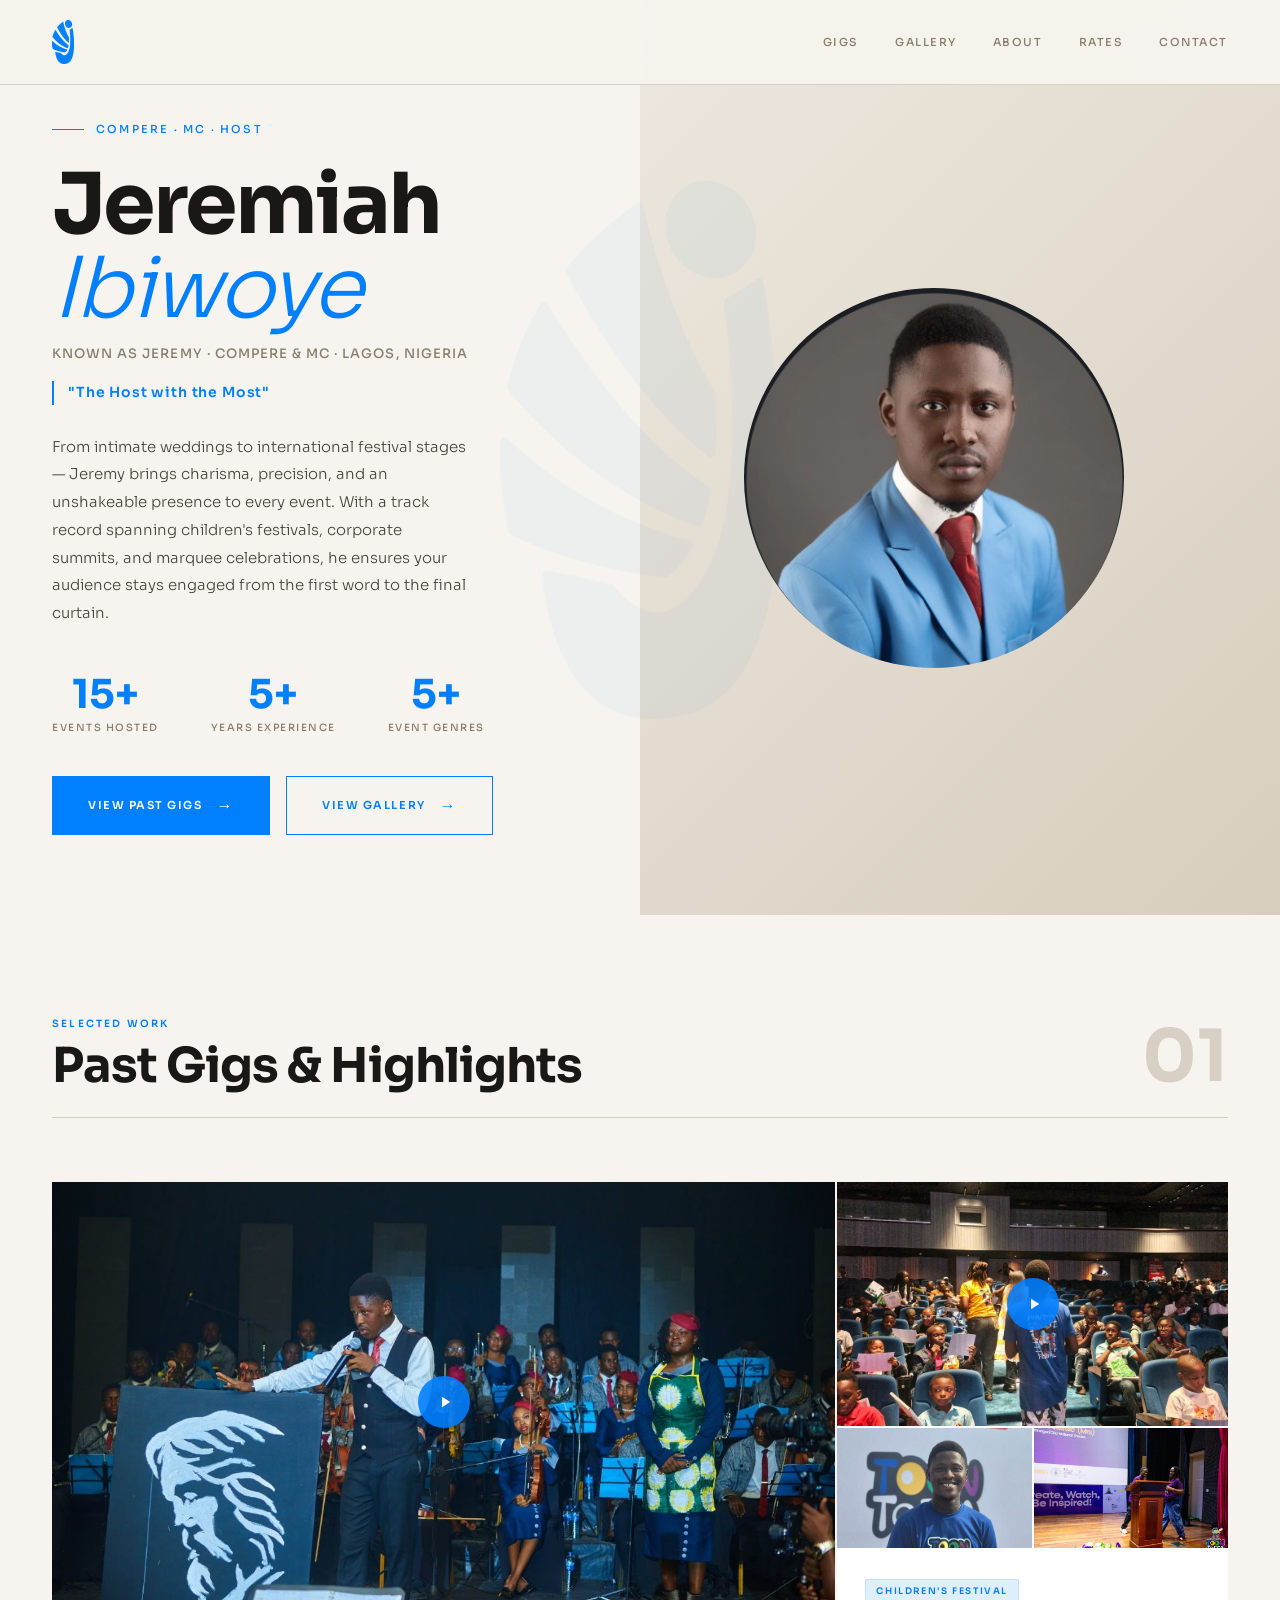
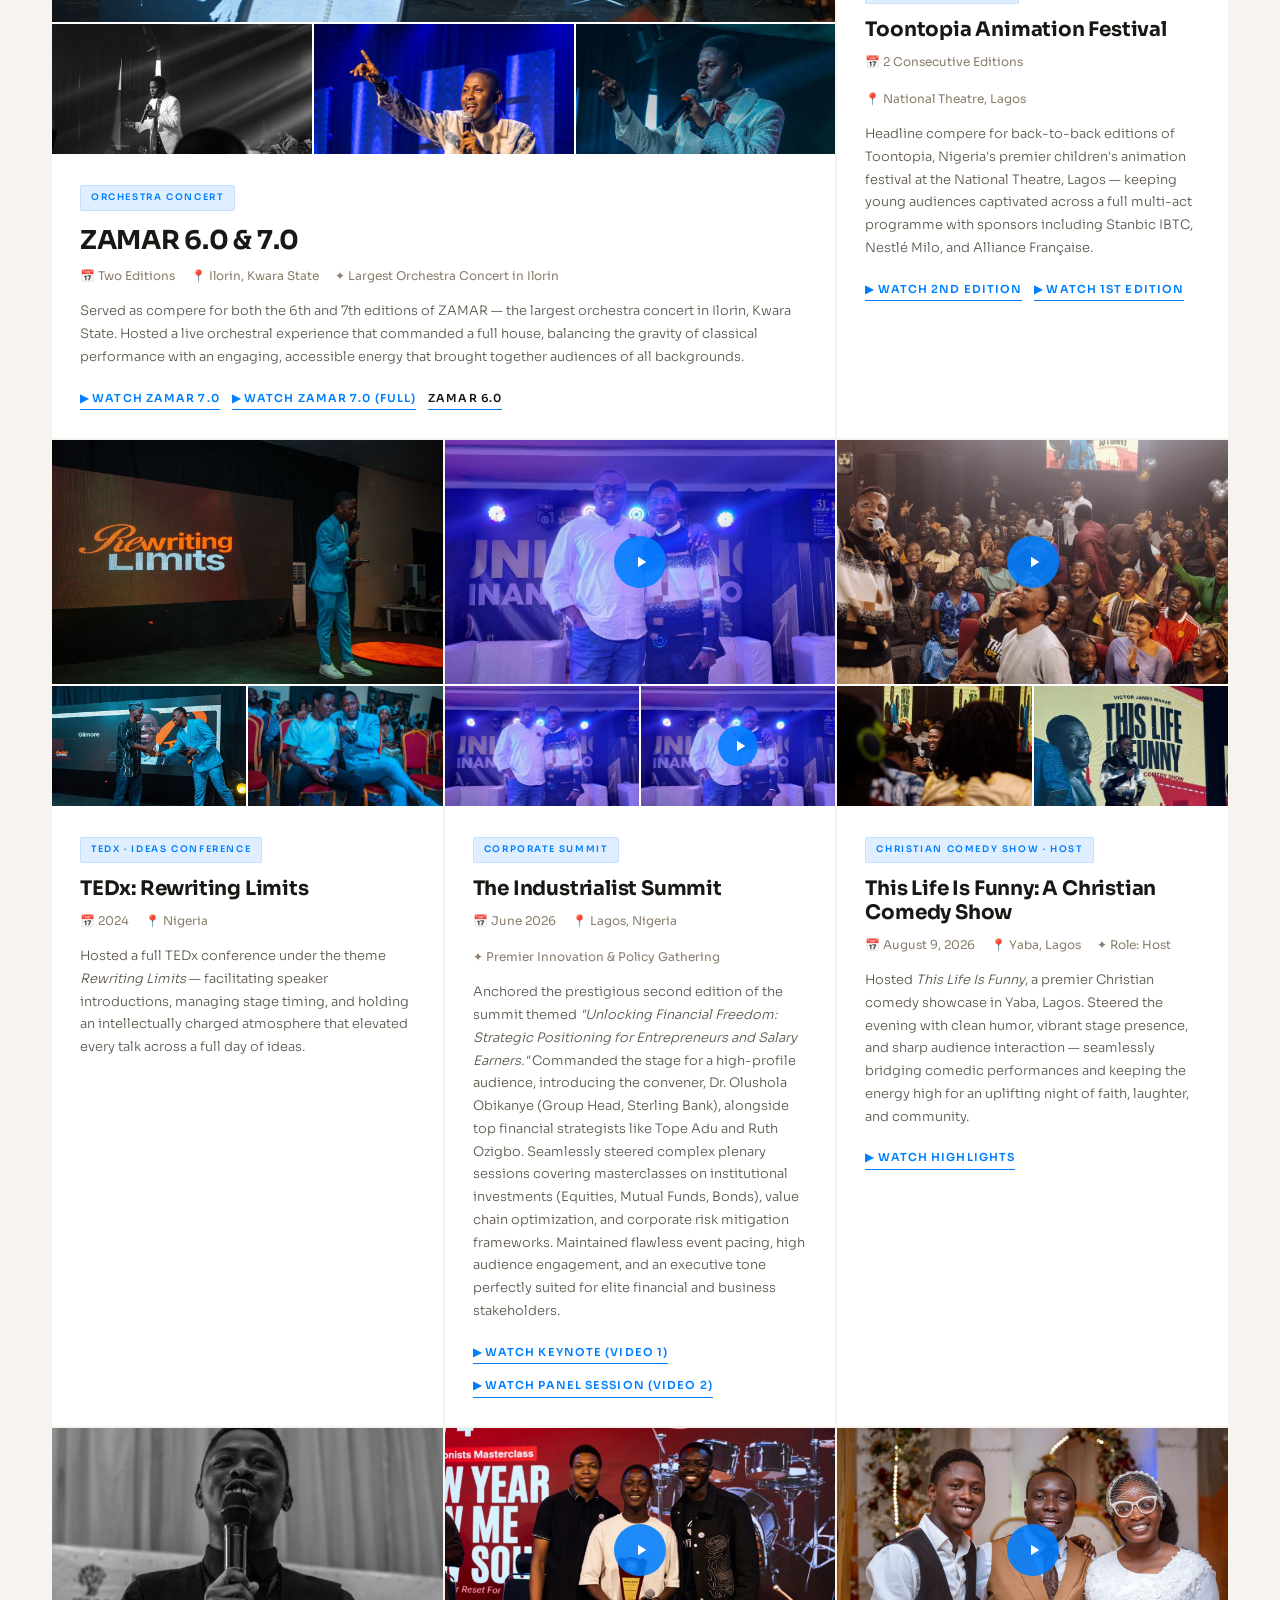
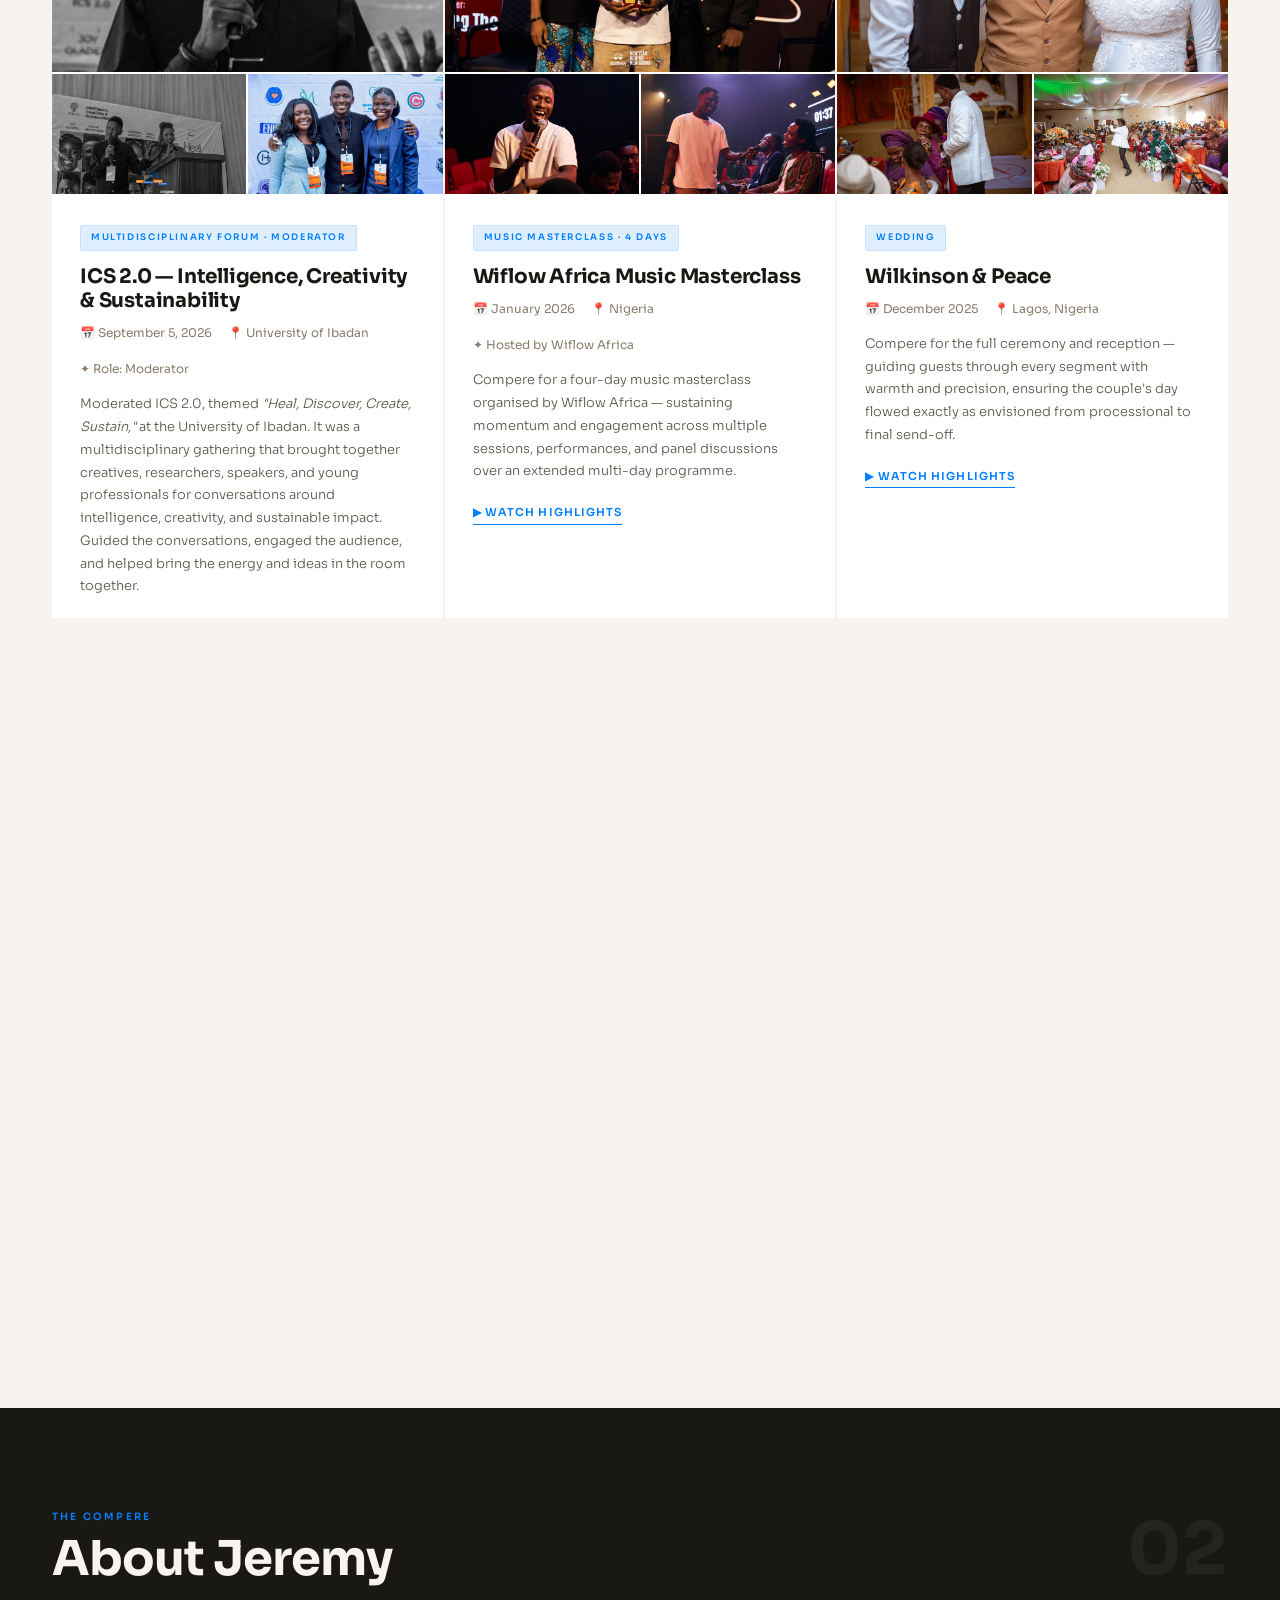
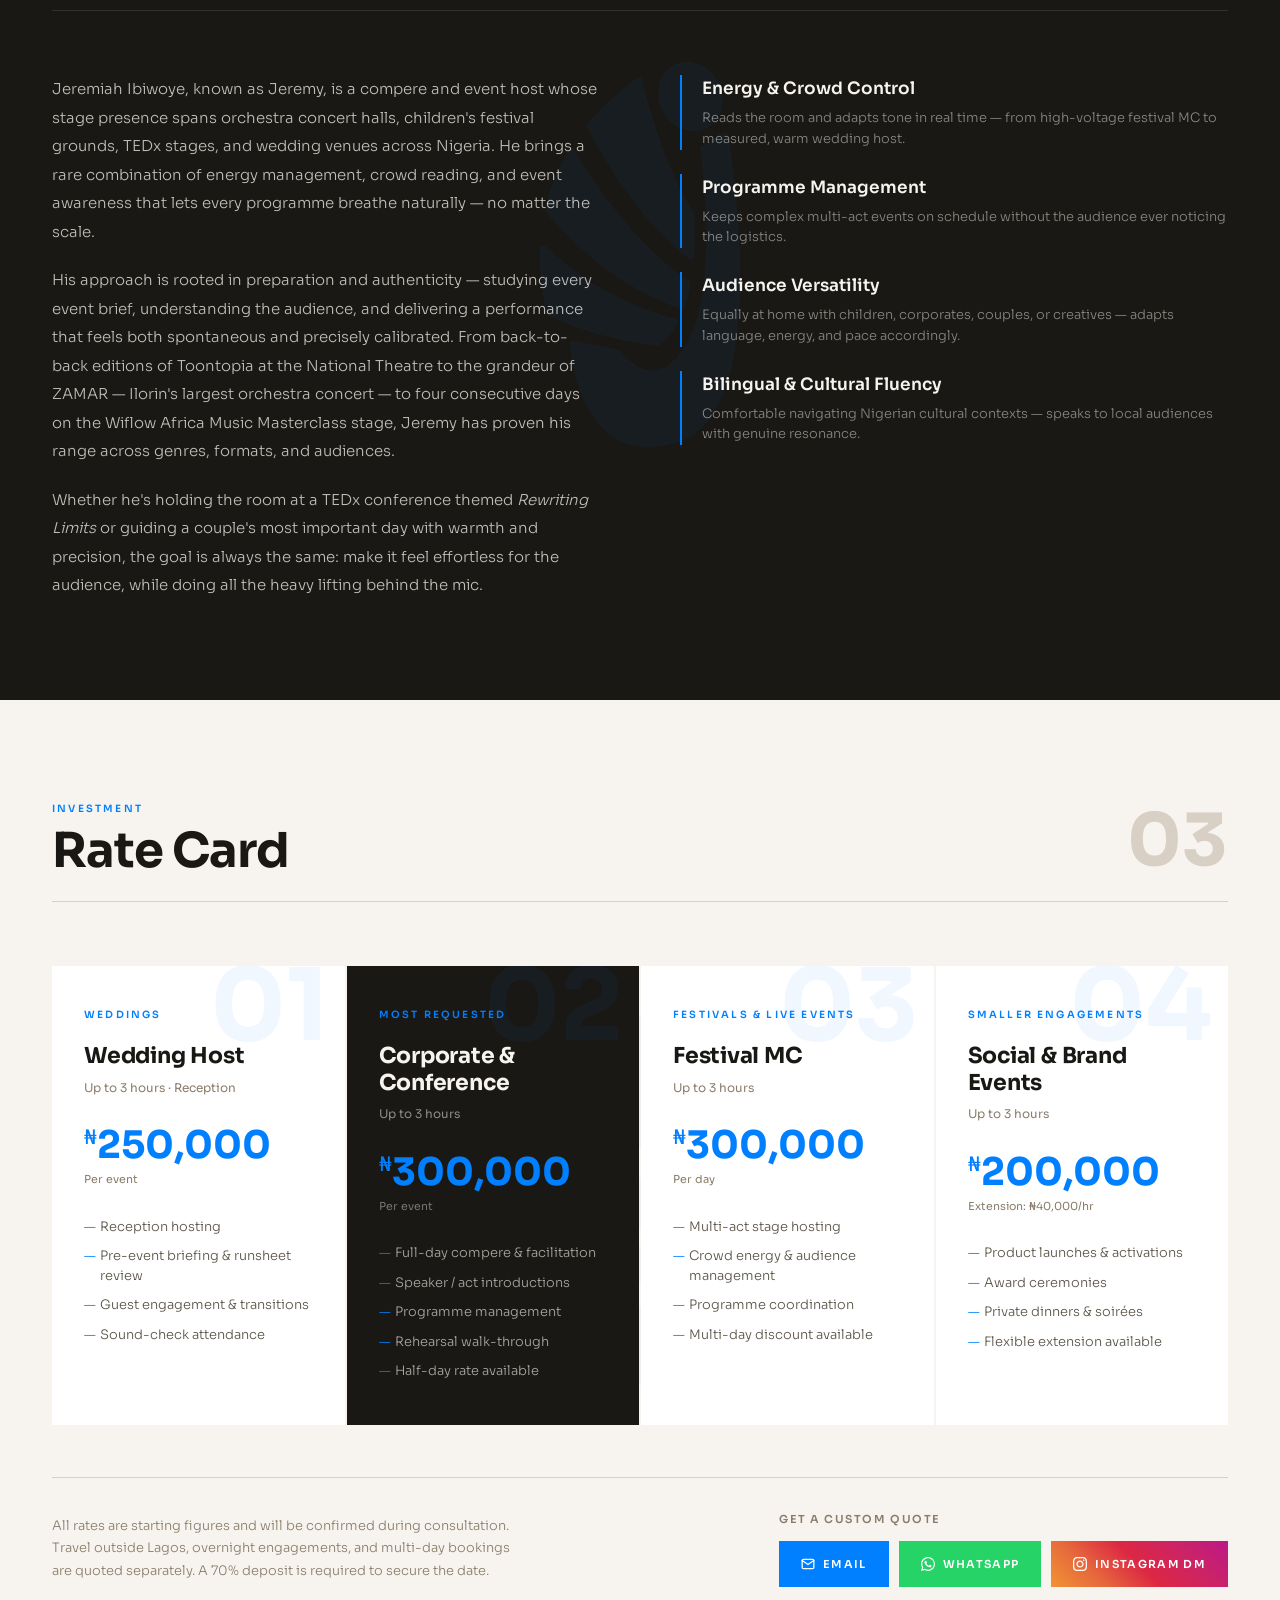
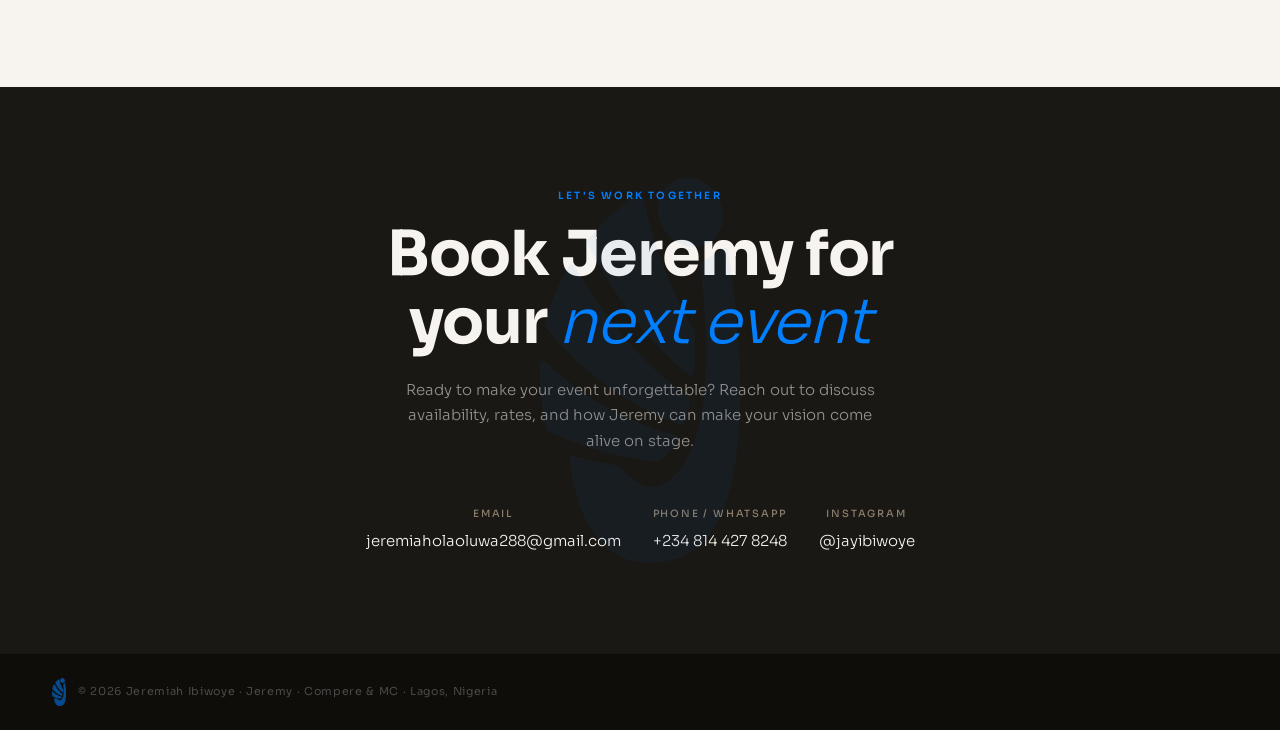
<file: index.html>
<!DOCTYPE html>
<html lang="en">
<head>
  <meta charset="UTF-8">
  <meta name="viewport" content="width=device-width, initial-scale=1.0">
  <meta name="description" content="Jeremiah Ibiwoye (Jeremy) — Professional Compere, Master of Ceremonies, and Host based in Lagos, Nigeria. Booking for corporate summits, wedding receptions, and live festivals.">
  <meta name="author" content="Jeremiah Ibiwoye">
  <title>Jeremy — Compere & MC | Professional Event Host</title>
  
  <!-- Favicon -->
  <link rel="icon" type="image/png" href="assets/logo.png">

  <!-- Open Graph (Facebook, WhatsApp, LinkedIn, etc.) -->
  <meta property="og:title" content="Jeremy — Compere & MC | Professional Event Host">
  <meta property="og:description" content="Jeremiah Ibiwoye (Jeremy) — Professional Compere, Master of Ceremonies, and Host based in Lagos, Nigeria. Booking for corporate summits, wedding receptions, and live festivals.">
  <meta property="og:image" content="assets/headshot.jpg">
  <meta property="og:type" content="website">

  <!-- Twitter Card -->
  <meta name="twitter:card" content="summary_large_image">
  <meta name="twitter:title" content="Jeremy — Compere & MC | Professional Event Host">
  <meta name="twitter:description" content="Professional Compere, MC & Event Host based in Lagos, Nigeria.">
  <meta name="twitter:image" content="assets/headshot.jpg">

  <!-- Modern Typography (Sora from Google Fonts) -->
  <link rel="preconnect" href="https://fonts.googleapis.com">
  <link rel="preconnect" href="https://fonts.gstatic.com" crossorigin>
  <link href="https://fonts.googleapis.com/css2?family=Sora:wght@300;400;500;600;700&display=swap" rel="stylesheet">
  
  <!-- Modular external CSS stylesheet -->
  <link href="css/style.css" rel="stylesheet">
  
  <!-- Modular external JavaScript (deferred) -->
  <script src="js/script.js" defer></script>
</head>
<body>

  <!-- NAVIGATION -->
  <header>
    <nav>
      <a class="nav-logo" href="#" style="display:flex;align-items:center;">
        <img src="assets/logo.png" alt="Jeremy Logo" style="height:44px;width:auto;display:block;">
      </a>
      <div class="nav-links">
        <a href="#gigs">Gigs</a>
        <a href="gallery.html">Gallery</a>
        <a href="#about">About</a>
        <a href="#rates">Rates</a>
        <a href="#contact">Contact</a>
      </div>
    </nav>
  </header>

  <main>
    <!-- HERO SECTION -->
    <section class="hero">
      <div class="hero-text fade-up">
        <div class="hero-eyebrow">Compere · MC · Host</div>
        <h1>Jeremiah<br><em>Ibiwoye</em></h1>
        <p class="hero-subtitle">Known as Jeremy · Compere & MC · Lagos, Nigeria</p>
        <p class="hero-tagline">"The Host with the Most"</p>
        <p class="hero-bio">
          From intimate weddings to international festival stages — Jeremy brings charisma, precision, and an unshakeable presence to every event. With a track record spanning children's festivals, corporate summits, and marquee celebrations, he ensures your audience stays engaged from the first word to the final curtain.
        </p>

        <!-- Stats nested inside hero-text to flow naturally and avoid overlap -->
        <div class="hero-stats fade-up" style="transition-delay:0.3s">
          <div class="stat-item">
            <div class="stat-num">15+</div>
            <div class="stat-label">Events Hosted</div>
          </div>
          <div class="stat-item">
            <div class="stat-num">5+</div>
            <div class="stat-label">Years Experience</div>
          </div>
          <div class="stat-item">
            <div class="stat-num">5+</div>
            <div class="stat-label">Event Genres</div>
          </div>
        </div>

        <div class="hero-buttons">
          <a href="#gigs" class="hero-cta">View Past Gigs <span class="arrow">→</span></a>
          <a href="gallery.html" class="hero-cta-secondary">View Gallery <span class="arrow">→</span></a>
        </div>
      </div>

      <div class="hero-image-wrap fade-up" style="transition-delay:0.2s">
        <div class="hero-photo-frame">
          <img src="assets/headshot.jpg" alt="Jeremy Ibiwoye — Compere & MC">
        </div>
      </div>
    </section>

    <!-- FLOATING BG PAGE WATERMARK -->
    <div class="page-watermark">
      <img src="assets/watermark.png" alt="Jeremy Personal Logo Watermark" style="width: 280px; height: auto; display: block;">
    </div>

    <!-- GIGS SECTION -->
    <section id="gigs">
      <div class="section-wm" style="opacity:0.045;">
        <img src="assets/watermark.png" alt="" style="width:200px;height:auto;display:block;">
      </div>
      <div class="section-header fade-up">
        <div class="section-title-block">
          <p class="section-eyebrow">Selected Work</p>
          <h2 class="section-title">Past Gigs &amp; Highlights</h2>
        </div>
        <div class="section-number">01</div>
      </div>

      <div class="gigs-grid">

        <!-- GIG 1 (Featured: ZAMAR) -->
        <div class="gig-card featured fade-up">
          <div class="gig-media" id="media-zamar">
            <img src="assets/zamar-main.jpg" alt="Jeremy at ZAMAR 7.0 — red LED panels, full orchestra stage">
            <button class="gig-video-btn" data-video="https://www.youtube.com/embed/hGj8Z8P78Vo?autoplay=1" title="Watch ZAMAR 7.0 highlight">
              <svg viewBox="0 0 24 24"><path d="M8 5v14l11-7z"/></svg>
            </button>
          </div>

          <!-- ZAMAR gallery strip -->
          <div style="display:flex;gap:2px;margin-top:2px;">
            <img src="assets/image_4.jpg" alt="Jeremy at ZAMAR 6.0 — spotlight" style="width:33.33%;height:130px;object-fit:cover;object-position:center top;display:block;">
            <img src="assets/image_11.jpg" alt="Jeremy at ZAMAR 6.0 — white jacket pointing" style="width:33.33%;height:130px;object-fit:cover;object-position:center 22%;display:block;">
            <img src="assets/image_6.jpg" alt="Jeremy at ZAMAR 6.0 — podium with orchestra" style="width:33.33%;height:130px;object-fit:cover;object-position:center 35%;display:block;">
          </div>
          <div class="gig-body">
            <span class="gig-tag">Orchestra Concert</span>
            <h3 class="gig-title">ZAMAR 6.0 &amp; 7.0</h3>
            <div class="gig-meta">
              <span>📅 Two Editions</span>
              <span>📍 Ilorin, Kwara State</span>
              <span>✦ Largest Orchestra Concert in Ilorin</span>
            </div>
            <p class="gig-desc">
              Served as compere for both the 6th and 7th editions of ZAMAR — the largest orchestra concert in Ilorin, Kwara State. Hosted a live orchestral experience that commanded a full house, balancing the gravity of classical performance with an engaging, accessible energy that brought together audiences of all backgrounds.
            </p>
          </div>
          <div class="gig-links">
            <a href="https://www.youtube.com/live/hGj8Z8P78Vo?si=hBh2ZDb9lhfs1rB1" target="_blank" class="gig-link video">Watch ZAMAR 7.0</a>
            <a href="https://www.youtube.com/live/kL_ieHZ8fB8?si=yVs4TtfLLsvd_P3O" target="_blank" class="gig-link video">Watch ZAMAR 7.0 (Full)</a>
            <a href="https://www.youtube.com/live/2iFH12JFcgs?si=xg_fO-B3sNZ7NlHU" target="_blank" class="gig-link">ZAMAR 6.0</a>
          </div>
        </div>

        <!-- GIG 2 (TOONTOPIA) -->
        <div class="gig-card fade-up" style="transition-delay:0.1s">
          <div class="gig-media" id="media-toontopia" style="background: linear-gradient(135deg, #2A1F3D 0%, #4A3860 100%);">
            <img src="assets/toontopia-main.jpg" alt="Jeremy at Toontopia 1st Edition — arms wide, big smile on stage, purple tee">
            <button class="gig-video-btn" data-video="https://www.instagram.com/reel/DY17t7UgP6P/embed/" title="Watch Toontopia 2nd Edition highlight">
              <svg viewBox="0 0 24 24"><path d="M8 5v14l11-7z"/></svg>
            </button>
          </div>
          <!-- Toontopia gallery strip -->
          <div style="display:flex;gap:2px;margin-top:2px;">
            <img src="assets/image_8.jpg" alt="Jeremy at Toontopia 2nd Edition — blue tee thumbs up" style="width:50%;height:120px;object-fit:cover;object-position:center;display:block;">
            <img src="assets/image_9.jpg" alt="Jeremy at Toontopia 1st Edition — purple tee at podium" style="width:50%;height:120px;object-fit:cover;object-position:center top;display:block;">
          </div>
          <div class="gig-body">
            <span class="gig-tag">Children's Festival</span>
            <h3 class="gig-title">Toontopia Animation Festival</h3>
            <div class="gig-meta">
              <span>📅 2 Consecutive Editions</span>
              <span>📍 National Theatre, Lagos</span>
            </div>
            <p class="gig-desc">
              Headline compere for back-to-back editions of Toontopia, Nigeria's premier children's animation festival at the National Theatre, Lagos — keeping young audiences captivated across a full multi-act programme with sponsors including Stanbic IBTC, Nestlé Milo, and Alliance Française.
            </p>
          </div>
          <div class="gig-links">
            <a href="https://www.instagram.com/reel/DY17t7UgP6P/?igsh=c2QzeTBtcWYwcmVs" target="_blank" class="gig-link video">Watch 2nd Edition</a>
            <a href="https://youtu.be/CjboWgFmcUo?si=iEuy_in5gQ2pt_b_" target="_blank" class="gig-link video">Watch 1st Edition</a>
          </div>
        </div>

        <!-- GIG 3 (TEDx) -->
        <div class="gig-card fade-up" style="transition-delay:0.15s">
          <div class="gig-media" id="media-tedx" style="background: linear-gradient(135deg, #1A0A0A 0%, #3A1A1A 100%);">
            <img src="assets/tedx-main.jpg" alt="Jeremy at TEDx Rewriting Limits — blue suit, large Rewriting Limits projection">
          </div>
          <!-- TEDx gallery strip -->
          <div style="display:flex;gap:2px;margin-top:2px;">
            <img src="assets/image_5.jpg" alt="Jeremy at TEDx — introducing speaker Gilmore" style="width:50%;height:120px;object-fit:cover;object-position:center top;display:block;">
            <img src="assets/image_10.jpg" alt="Jeremy at TEDx — blue suit, Rewriting Limits screen" style="width:50%;height:120px;object-fit:cover;object-position:center 20%;display:block;">
          </div>
          <div class="gig-body">
            <span class="gig-tag">TEDx · Ideas Conference</span>
            <h3 class="gig-title">TEDx: Rewriting Limits</h3>
            <div class="gig-meta">
              <span>📅 2024</span>
              <span>📍 Nigeria</span>
            </div>
            <p class="gig-desc">
              Hosted a full TEDx conference under the theme <em>Rewriting Limits</em> — facilitating speaker introductions, managing stage timing, and holding an intellectually charged atmosphere that elevated every talk across a full day of ideas.
            </p>
          </div>
        </div>

        <!-- GIG (THE INDUSTRIALIST SUMMIT) -->
        <div class="gig-card fade-up" style="transition-delay:0.18s">
          <div class="gig-media" id="media-industrialist" style="background: linear-gradient(135deg, #1C2833 0%, #283747 100%); position:relative;">
            <img src="assets/photo_1_2026-08-15_14-49-01.jpg" alt="Jeremy hosting The Industrialist Summit in Lagos" style="object-position:center 40%;">
            <button class="gig-video-btn" data-video="https://drive.google.com/file/d/1jdGag4-b7C1qdmcodSs4J5IYfLya44Wz/preview" title="Watch Keynote Highlight (Video 1)">
              <svg viewBox="0 0 24 24"><path d="M8 5v14l11-7z"/></svg>
            </button>
          </div>
          <!-- Industrialist Summit media strip -->
          <div style="display:flex;gap:2px;margin-top:2px;">
            <img src="assets/photo_1_2026-08-15_14-49-01.jpg" alt="Jeremy at The Industrialist Summit" style="width:50%;height:120px;object-fit:cover;object-position:center 40%;display:block;">
            <div style="width:50%;height:120px;position:relative;overflow:hidden;">
              <img src="assets/photo_1_2026-08-15_14-49-01.jpg" alt="Video 2 Preview - The Industrialist Summit" style="width:100%;height:100%;object-fit:cover;object-position:center 40%;display:block;">
              <button class="gig-video-btn" data-video="https://drive.google.com/file/d/1enfMvcNo74zRxFI42wx1PbI4iWC6W-9Q/preview" title="Watch Panel Session (Video 2)" style="width:40px;height:40px;position:absolute;top:50%;left:50%;transform:translate(-50%,-50%);margin:0;">
                <svg viewBox="0 0 24 24"><path d="M8 5v14l11-7z"/></svg>
              </button>
            </div>
          </div>
          <div class="gig-body">
            <span class="gig-tag">Corporate Summit</span>
            <h3 class="gig-title">The Industrialist Summit</h3>
            <div class="gig-meta">
              <span>📅 June 2026</span>
              <span>📍 Lagos, Nigeria</span>
              <span>✦ Premier Innovation &amp; Policy Gathering</span>
            </div>
            <p class="gig-desc">
              Anchored the prestigious second edition of the summit themed <em>"Unlocking Financial Freedom: Strategic Positioning for Entrepreneurs and Salary Earners."</em> Commanded the stage for a high-profile audience, introducing the convener, Dr. Olushola Obikanye (Group Head, Sterling Bank), alongside top financial strategists like Tope Adu and Ruth Ozigbo. Seamlessly steered complex plenary sessions covering masterclasses on institutional investments (Equities, Mutual Funds, Bonds), value chain optimization, and corporate risk mitigation frameworks. Maintained flawless event pacing, high audience engagement, and an executive tone perfectly suited for elite financial and business stakeholders.
            </p>
          </div>
          <div class="gig-links">
            <a href="https://drive.google.com/file/d/1jdGag4-b7C1qdmcodSs4J5IYfLya44Wz/view?usp=drivesdk" target="_blank" class="gig-link video">Watch Keynote (Video 1)</a>
            <a href="https://drive.google.com/file/d/1enfMvcNo74zRxFI42wx1PbI4iWC6W-9Q/view?usp=drivesdk" target="_blank" class="gig-link video">Watch Panel Session (Video 2)</a>
          </div>
        </div>

        <!-- GIG (THIS LIFE IS FUNNY) -->
        <div class="gig-card fade-up" style="transition-delay:0.185s">
          <div class="gig-media" id="media-tlif" style="background: linear-gradient(135deg, #3D1E16 0%, #5E2E1E 100%); position:relative;">
            <img src="assets/tlif1.jpg" alt="Jeremy hosting This Life Is Funny comedy show in Yaba">
            <button class="gig-video-btn" data-video="https://drive.google.com/file/d/1ZKri-6PsCcG9mpim9y46RGUXgIZBClQ3/preview" title="Watch Event Highlight">
              <svg viewBox="0 0 24 24"><path d="M8 5v14l11-7z"/></svg>
            </button>
          </div>
          <!-- TLIF gallery strip -->
          <div style="display:flex;gap:2px;margin-top:2px;">
            <img src="assets/tlif2.jpg" alt="Jeremy hosting on stage at This Life Is Funny" style="width:50%;height:120px;object-fit:cover;object-position:center;display:block;">
            <img src="assets/tlif3.jpg" alt="Jeremy engaging the audience at This Life Is Funny" style="width:50%;height:120px;object-fit:cover;object-position:center 25%;display:block;">
          </div>
          <div class="gig-body">
            <span class="gig-tag">Christian Comedy Show · Host</span>
            <h3 class="gig-title">This Life Is Funny: A Christian Comedy Show</h3>
            <div class="gig-meta">
              <span>📅 August 9, 2026</span>
              <span>📍 Yaba, Lagos</span>
              <span>✦ Role: Host</span>
            </div>
            <p class="gig-desc">
              Hosted <em>This Life Is Funny</em>, a premier Christian comedy showcase in Yaba, Lagos. Steered the evening with clean humor, vibrant stage presence, and sharp audience interaction — seamlessly bridging comedic performances and keeping the energy high for an uplifting night of faith, laughter, and community.
            </p>
          </div>
          <div class="gig-links">
            <a href="https://drive.google.com/file/d/1ZKri-6PsCcG9mpim9y46RGUXgIZBClQ3/view?usp=drivesdk" target="_blank" class="gig-link video">Watch Highlights</a>
          </div>
        </div>

        <!-- GIG (ICS 2.0) -->
        <div class="gig-card fade-up" style="transition-delay:0.19s">
          <div class="gig-media" id="media-ics2" style="background: linear-gradient(135deg, #103830 0%, #1D5C4E 100%);">
            <img src="assets/ics2.jpg" alt="Jeremy moderating ICS 2.0 at University of Ibadan">
          </div>
          <!-- ICS 2.0 gallery strip -->
          <div style="display:flex;gap:2px;margin-top:2px;">
            <img src="assets/ics1.jpg" alt="Jeremy at ICS 2.0 — Ibadan" style="width:50%;height:120px;object-fit:cover;object-position:center;display:block;">
            <img src="assets/ics4.jpg" alt="Jeremy engaging audience at ICS 2.0" style="width:50%;height:120px;object-fit:cover;object-position:center top;display:block;">
          </div>
          <div class="gig-body">
            <span class="gig-tag">Multidisciplinary Forum · Moderator</span>
            <h3 class="gig-title">ICS 2.0 — Intelligence, Creativity &amp; Sustainability</h3>
            <div class="gig-meta">
              <span>📅 September 5, 2026</span>
              <span>📍 University of Ibadan</span>
              <span>✦ Role: Moderator</span>
            </div>
            <p class="gig-desc">
              Moderated ICS 2.0, themed <em>"Heal, Discover, Create, Sustain,"</em> at the University of Ibadan. It was a multidisciplinary gathering that brought together creatives, researchers, speakers, and young professionals for conversations around intelligence, creativity, and sustainable impact. Guided the conversations, engaged the audience, and helped bring the energy and ideas in the room together.
            </p>
          </div>
        </div>

        <!-- GIG 4 (WIFLOW MUSIC MASTERCLASS) -->
        <div class="gig-card fade-up" style="transition-delay:0.2s">
          <div class="gig-media" id="media-wiflow" style="background: linear-gradient(135deg, #0A1A2A 0%, #1A3A5A 100%);">
            <img src="assets/wiflow-main.jpg" alt="Jeremy at Wiflow Africa Music Masterclass Day 4 — pointing, New Year New Sound screen">
            <button class="gig-video-btn" data-video="https://www.instagram.com/reel/DUYckZkCvD-/embed/" title="Watch Wiflow masterclass highlights">
              <svg viewBox="0 0 24 24"><path d="M8 5v14l11-7z"/></svg>
            </button>
          </div>
          <!-- Wiflow gallery strip -->
          <div style="display:flex;gap:2px;margin-top:2px;">
            <img src="assets/image_13.jpg" alt="Jeremy hosting Wiflow panel, speaker screen behind" style="width:50%;height:120px;object-fit:cover;object-position:center;display:block;">
            <img src="assets/image_14.jpg" alt="Jeremy receiving Wiflow Africa Award of Recognition" style="width:50%;height:120px;object-fit:cover;object-position:center top;display:block;">
          </div>
          <div class="gig-body">
            <span class="gig-tag">Music Masterclass · 4 Days</span>
            <h3 class="gig-title">Wiflow Africa Music Masterclass</h3>
            <div class="gig-meta">
              <span>📅 January 2026</span>
              <span>📍 Nigeria</span>
              <span>✦ Hosted by Wiflow Africa</span>
            </div>
            <p class="gig-desc">
              Compere for a four-day music masterclass organised by Wiflow Africa — sustaining momentum and engagement across multiple sessions, performances, and panel discussions over an extended multi-day programme.
            </p>
          </div>
          <div class="gig-links">
            <a href="https://www.instagram.com/reel/DUYckZkCvD-/?igsh=MWJtamk4NTFhM2F1aw==" target="_blank" class="gig-link video">Watch Highlights</a>
          </div>
        </div>

        <!-- GIG 5 (WEDDING 1: Wilkinson & Peace) -->
        <div class="gig-card fade-up" style="transition-delay:0.25s">
          <div class="gig-media" id="media-wedding1" style="background: linear-gradient(135deg, #3C3530 0%, #6A5E52 100%);">
            <img src="assets/wedding1-main.jpg" alt="Jeremy hosting Wilkinson & Peace wedding — packed room, white jacket">
            <button class="gig-video-btn" data-video="https://drive.google.com/file/d/1XgoGX-kYn6cxbxkNeKXOT5AZarzo57L_/preview" title="Watch wedding highlights">
              <svg viewBox="0 0 24 24"><path d="M8 5v14l11-7z"/></svg>
            </button>
          </div>
          <!-- Wilkinson & Peace gallery strip -->
          <div style="display:flex;gap:2px;margin-top:2px;">
            <img src="assets/image_15.jpg" alt="Jeremy on stage at Wilkinson and Peace reception, arms wide" style="width:50%;height:120px;object-fit:cover;object-position:center top;display:block;">
            <img src="assets/image_16.jpg" alt="Jeremy engaging the crowd at Wilkinson and Peace wedding" style="width:50%;height:120px;object-fit:cover;object-position:center top;display:block;">
          </div>
          <div class="gig-body">
            <span class="gig-tag">Wedding</span>
            <h3 class="gig-title">Wilkinson &amp; Peace</h3>
            <div class="gig-meta">
              <span>📅 December 2025</span>
              <span>📍 Lagos, Nigeria</span>
            </div>
            <p class="gig-desc">
              Compere for the full ceremony and reception — guiding guests through every segment with warmth and precision, ensuring the couple's day flowed exactly as envisioned from processional to final send-off.
            </p>
          </div>
          <div class="gig-links">
            <a href="https://drive.google.com/file/d/1XgoGX-kYn6cxbxkNeKXOT5AZarzo57L_/view?usp=drivesdk" target="_blank" class="gig-link video">Watch Highlights</a>
          </div>
        </div>

        <!-- GIG 6 (WEDDING 2: Victor & Blessing) -->
        <div class="gig-card fade-up" style="transition-delay:0.30s">
          <div class="gig-media" id="media-wedding2" style="background: linear-gradient(135deg, #2A1F2A 0%, #5A3A5A 100%);">
            <img src="assets/wedding2-main.jpg" alt="Jeremy with Victor & Blessing — couple on the throne, warm lighting">
            <button class="gig-video-btn" data-video="https://drive.google.com/file/d/1aIB-cyWnCfcYbhZDy2fTeJJ9B41hGA3U/preview" title="Watch reception highlights">
              <svg viewBox="0 0 24 24"><path d="M8 5v14l11-7z"/></svg>
            </button>
          </div>
          <!-- Victor & Blessing gallery strip -->
          <div style="display:flex;gap:2px;margin-top:2px;">
            <img src="assets/image_17.jpg" alt="Jeremy hosting Victor and Blessing reception, guests dancing" style="width:50%;height:120px;object-fit:cover;object-position:center top;display:block;">
            <img src="assets/image_18.jpg" alt="Jeremy at Victor and Blessing wedding ceremony" style="width:50%;height:120px;object-fit:cover;object-position:center top;display:block;">
          </div>
          <div class="gig-body">
            <span class="gig-tag">Wedding</span>
            <h3 class="gig-title">Victor &amp; Blessing</h3>
            <div class="gig-meta">
              <span>📅 August 2025</span>
              <span>📍 Lagos, Nigeria</span>
            </div>
            <p class="gig-desc">
              Hosted both the church ceremony and full reception — from the processional through to the final send-off, keeping energy alive across a vibrant Lagos celebration with family, friends, and guests of all generations.
            </p>
          </div>
          <div class="gig-links">
            <a href="https://drive.google.com/file/d/1aIB-cyWnCfcYbhZDy2fTeJJ9B41hGA3U/view?usp=drivesdk" target="_blank" class="gig-link video">Watch Reception</a>
            <a href="https://drive.google.com/file/d/1WyEdQZ6dnR7x1R-RSGGkz18j4CciYMIo/view?usp=drivesdk" target="_blank" class="gig-link">Church Service</a>
          </div>
        </div>

      </div>
    </section>

    <!-- ABOUT SECTION -->
    <section id="about">
      <div class="section-wm" style="opacity:0.06;">
        <img src="assets/watermark.png" alt="" style="width:200px;height:auto;display:block;">
      </div>
      <div class="section-header fade-up">
        <div class="section-title-block">
          <p class="section-eyebrow">The Compere</p>
          <h2 class="section-title">About Jeremy</h2>
        </div>
        <div class="section-number" style="color:rgba(255,255,255,0.05)">02</div>
      </div>

      <div class="about-layout fade-up">
        <div class="about-text">
          <p>
            Jeremiah Ibiwoye, known as Jeremy, is a compere and event host whose stage presence spans orchestra concert halls, children's festival grounds, TEDx stages, and wedding venues across Nigeria. He brings a rare combination of energy management, crowd reading, and event awareness that lets every programme breathe naturally — no matter the scale.
          </p>
          <p>
            His approach is rooted in preparation and authenticity — studying every event brief, understanding the audience, and delivering a performance that feels both spontaneous and precisely calibrated. From back-to-back editions of Toontopia at the National Theatre to the grandeur of ZAMAR — Ilorin's largest orchestra concert — to four consecutive days on the Wiflow Africa Music Masterclass stage, Jeremy has proven his range across genres, formats, and audiences.
          </p>
          <p>
            Whether he's holding the room at a TEDx conference themed <em>Rewriting Limits</em> or guiding a couple's most important day with warmth and precision, the goal is always the same: make it feel effortless for the audience, while doing all the heavy lifting behind the mic.
          </p>
        </div>
        <div class="about-traits">
          <div class="trait">
            <div class="trait-title">Energy &amp; Crowd Control</div>
            <div class="trait-desc">Reads the room and adapts tone in real time — from high-voltage festival MC to measured, warm wedding host.</div>
          </div>
          <div class="trait">
            <div class="trait-title">Programme Management</div>
            <div class="trait-desc">Keeps complex multi-act events on schedule without the audience ever noticing the logistics.</div>
          </div>
          <div class="trait">
            <div class="trait-title">Audience Versatility</div>
            <div class="trait-desc">Equally at home with children, corporates, couples, or creatives — adapts language, energy, and pace accordingly.</div>
          </div>
          <div class="trait">
            <div class="trait-title">Bilingual &amp; Cultural Fluency</div>
            <div class="trait-desc">Comfortable navigating Nigerian cultural contexts — speaks to local audiences with genuine resonance.</div>
          </div>
        </div>
      </div>
    </section>

    <!-- RATES SECTION -->
    <section id="rates">
      <div class="section-wm" style="opacity:0.045;">
        <img src="assets/watermark.png" alt="" style="width:200px;height:auto;display:block;">
      </div>
      <div class="section-header fade-up">
        <div class="section-title-block">
          <p class="section-eyebrow">Investment</p>
          <h2 class="section-title">Rate Card</h2>
        </div>
        <div class="section-number">03</div>
      </div>

      <div class="rates-grid fade-up">

        <!-- Rate 1 -->
        <div class="rate-card" data-num="01">
          <p class="rate-type">Weddings</p>
          <h3 class="rate-name">Wedding Host</h3>
          <p class="rate-hours">Up to 3 hours · Reception</p>
          <div class="rate-price-wrap">
            <div class="rate-price"><span class="rate-currency">₦</span>250,000</div>
            <p class="rate-note">Per event</p>
          </div>
          <ul class="rate-features">
            <li>Reception hosting</li>
            <li>Pre-event briefing &amp; runsheet review</li>
            <li>Guest engagement &amp; transitions</li>
            <li>Sound-check attendance</li>
          </ul>
        </div>

        <!-- Rate 2 -->
        <div class="rate-card highlight" data-num="02">
          <p class="rate-type">Most Requested</p>
          <h3 class="rate-name">Corporate &amp; Conference</h3>
          <p class="rate-hours">Up to 3 hours</p>
          <div class="rate-price-wrap">
            <div class="rate-price"><span class="rate-currency">₦</span>300,000</div>
            <p class="rate-note">Per event</p>
          </div>
          <ul class="rate-features">
            <li>Full-day compere &amp; facilitation</li>
            <li>Speaker / act introductions</li>
            <li>Programme management</li>
            <li>Rehearsal walk-through</li>
            <li>Half-day rate available</li>
          </ul>
        </div>

        <!-- Rate 3 -->
        <div class="rate-card" data-num="03">
          <p class="rate-type">Festivals &amp; Live Events</p>
          <h3 class="rate-name">Festival MC</h3>
          <p class="rate-hours">Up to 3 hours</p>
          <div class="rate-price-wrap">
            <div class="rate-price"><span class="rate-currency">₦</span>300,000</div>
            <p class="rate-note">Per day</p>
          </div>
          <ul class="rate-features">
            <li>Multi-act stage hosting</li>
            <li>Crowd energy &amp; audience management</li>
            <li>Programme coordination</li>
            <li>Multi-day discount available</li>
          </ul>
        </div>

        <!-- Rate 4 -->
        <div class="rate-card" data-num="04">
          <p class="rate-type">Smaller Engagements</p>
          <h3 class="rate-name">Social &amp; Brand Events</h3>
          <p class="rate-hours">Up to 3 hours</p>
          <div class="rate-price-wrap">
            <div class="rate-price"><span class="rate-currency">₦</span>200,000</div>
            <p class="rate-note">Extension: ₦40,000/hr</p>
          </div>
          <ul class="rate-features">
            <li>Product launches &amp; activations</li>
            <li>Award ceremonies</li>
            <li>Private dinners &amp; soirées</li>
            <li>Flexible extension available</li>
          </ul>
        </div>
      </div>

      <div class="rates-footer fade-up">
        <p class="rates-note">
          All rates are starting figures and will be confirmed during consultation. Travel outside Lagos, overnight engagements, and multi-day bookings are quoted separately. A 70% deposit is required to secure the date.
        </p>
        <div style="display:flex;flex-direction:column;gap:12px;align-items:flex-start;">
          <p style="font-size:11px;font-weight:600;letter-spacing:0.14em;text-transform:uppercase;color:var(--warm-mid);margin:0;">Get a Custom Quote</p>
          <div style="display:flex;gap:10px;flex-wrap:wrap;">
            <a href="mailto:jeremiaholaoluwa288@gmail.com?subject=Booking%20Enquiry%20%E2%80%94%20Jeremy%20Compere&body=Hi%20Jeremy%2C%0A%0AI%27d%20like%20to%20enquire%20about%20booking%20you%20for%20my%20event.%0A%0AEvent%20type%3A%20%0ADate%3A%20%0AVenue%2FLocation%3A%20%0AExpected%20guests%3A%20%0A%0ALooking%20forward%20to%20hearing%20from%20you."
               style="display:inline-flex;align-items:center;gap:8px;background:var(--azure);color:#fff;padding:14px 22px;font-size:11px;font-weight:600;letter-spacing:0.12em;text-transform:uppercase;text-decoration:none;transition:background 0.2s;">
              <svg width="14" height="14" viewBox="0 0 24 24" fill="none" stroke="currentColor" stroke-width="2.2" stroke-linecap="round" stroke-linejoin="round"><path d="M4 4h16c1.1 0 2 .9 2 2v12c0 1.1-.9 2-2 2H4c-1.1 0-2-.9-2-2V6c0-1.1.9-2 2-2z"/><polyline points="22,6 12,13 2,6"/></svg>
              Email
            </a>
            <a href="https://wa.me/2348144278248?text=Hi%20Jeremy%2C%20I%27d%20like%20to%20enquire%20about%20booking%20you%20for%20my%20event."
               target="_blank"
               style="display:inline-flex;align-items:center;gap:8px;background:#25D366;color:#fff;padding:14px 22px;font-size:11px;font-weight:600;letter-spacing:0.12em;text-transform:uppercase;text-decoration:none;transition:background 0.2s;">
              <svg width="14" height="14" viewBox="0 0 24 24" fill="currentColor"><path d="M17.472 14.382c-.297-.149-1.758-.867-2.03-.967-.273-.099-.471-.148-.67.15-.197.297-.767.966-.94 1.164-.173.199-.347.223-.644.075-.297-.15-1.255-.463-2.39-1.475-.883-.788-1.48-1.761-1.653-2.059-.173-.297-.018-.458.13-.606.134-.133.298-.347.446-.52.149-.174.198-.298.298-.497.099-.198.05-.371-.025-.52-.075-.149-.669-1.612-.916-2.207-.242-.579-.487-.5-.669-.51-.173-.008-.371-.01-.57-.01-.198 0-.52.074-.792.372-.272.297-1.04 1.016-1.04 2.479 0 1.462 1.065 2.875 1.213 3.074.149.198 2.096 3.2 5.077 4.487.709.306 1.262.489 1.694.625.712.227 1.36.195 1.871.118.571-.085 1.758-.719 2.006-1.413.248-.694.248-1.289.173-1.413-.074-.124-.272-.198-.57-.347m-5.421 7.403h-.004a9.87 9.87 0 01-5.031-1.378l-.361-.214-3.741.982.998-3.648-.235-.374a9.86 9.86 0 01-1.51-5.26c.001-5.45 4.436-9.884 9.888-9.884 2.64 0 5.122 1.03 6.988 2.898a9.825 9.825 0 012.893 6.994c-.003 5.45-4.437 9.884-9.885 9.884m8.413-18.297A11.815 11.815 0 0012.05 0C5.495 0 .16 5.335.157 11.892c0 2.096.547 4.142 1.588 5.945L.057 24l6.305-1.654a11.882 11.882 0 005.683 1.448h.005c6.554 0 11.89-5.335 11.893-11.893a11.821 11.821 0 00-3.48-8.413z"/></svg>
              WhatsApp
            </a>
            <a href="https://www.instagram.com/jayibiwoye?igsh=MXdxNmQ4cTFwcGR3MA=="
               target="_blank"
               style="display:inline-flex;align-items:center;gap:8px;background:linear-gradient(45deg,#f09433,#e6683c,#dc2743,#cc2366,#bc1888);color:#fff;padding:14px 22px;font-size:11px;font-weight:600;letter-spacing:0.12em;text-transform:uppercase;text-decoration:none;transition:opacity 0.2s;">
              <svg width="14" height="14" viewBox="0 0 24 24" fill="currentColor"><path d="M12 2.163c3.204 0 3.584.012 4.85.07 3.252.148 4.771 1.691 4.919 4.919.058 1.265.069 1.645.069 4.849 0 3.205-.012 3.584-.069 4.849-.149 3.225-1.664 4.771-4.919 4.919-1.266.058-1.644.07-4.85.07-3.204 0-3.584-.012-4.849-.07-3.26-.149-4.771-1.699-4.919-4.92-.058-1.265-.07-1.644-.07-4.849 0-3.204 0.013-3.583.07-4.849.149-3.227 1.664-4.771 4.919-4.919 1.266-.057 1.645-.069 4.849-.069zm0-2.163c-3.259 0-3.667.014-4.947.072-4.358.2-6.78 2.618-6.98 6.98-.059 1.281-.073 1.689-.073 4.948 0 3.259.014 3.668.072 4.948.2 4.358 2.618 6.78 6.98 6.98 1.281.058 1.689.072 4.948.072 3.259 0 3.668-.014 4.948-.072 4.354-.2 6.782-2.618 6.979-6.98.059-1.28.073-1.689.073-4.948 0-3.259-.014-3.667-.072-4.947-.196-4.354-2.617-6.78-6.979-6.98-1.281-.059-1.69-.073-4.949-.073zm0 5.838c-3.403 0-6.162 2.759-6.162 6.162s2.759 6.163 6.162 6.163 6.162-2.759 6.162-6.163c0-3.403-2.759-6.162-6.162-6.162zm0 10.162c-2.209 0-4-1.79-4-4 0-2.209 1.791-4 4-4s4 1.791 4 4c0 2.21-1.791 4-4 4zm6.406-11.845c-.796 0-1.441.645-1.441 1.44s.645 1.44 1.441 1.44c.795 0 1.439-.645 1.439-1.44s-.644-1.44-1.439-1.44z"/></svg>
              Instagram DM
            </a>
          </div>
        </div>
      </div>
    </section>

    <!-- CONTACT SECTION -->
    <section id="contact">
      <div class="section-wm" style="opacity:0.06;">
        <img src="assets/watermark.png" alt="Jeremy Decorative Watermark" style="width:200px;height:auto;display:block;">
      </div>
      <p class="section-eyebrow">Let's Work Together</p>
      <h2 class="contact-title">Book Jeremy for<br>your <em>next event</em></h2>
      <p class="contact-sub">Ready to make your event unforgettable? Reach out to discuss availability, rates, and how Jeremy can make your vision come alive on stage.</p>

      <div class="contact-links">
        <a href="mailto:jeremiaholaoluwa288@gmail.com" class="contact-item">
          <span class="c-label">Email</span>
          <span class="c-val">jeremiaholaoluwa288@gmail.com</span>
        </a>
        <a href="tel:+2348144278248" class="contact-item">
          <span class="c-label">Phone / WhatsApp</span>
          <span class="c-val">+234 814 427 8248</span>
        </a>
        <a href="https://www.instagram.com/jayibiwoye?igsh=MXdxNmQ4cTFwcGR3MA==" target="_blank" class="contact-item">
          <span class="c-label">Instagram</span>
          <span class="c-val">@jayibiwoye</span>
        </a>
      </div>
    </section>
  </main>

  <!-- FOOTER -->
  <footer>
    <div style="display:flex;align-items:center;gap:12px;">
      <img src="assets/logo.png" alt="Jeremy Small Logo" style="height:28px;width:auto;opacity:0.55;">
      <p style="margin:0;">© 2026 Jeremiah Ibiwoye · Jeremy · Compere &amp; MC · Lagos, Nigeria</p>
    </div>
  </footer>

  <!-- VIDEO LIGHTBOX MODAL -->
  <div id="video-modal" class="video-modal">
    <div class="video-modal-backdrop"></div>
    <div class="video-modal-content">
      <button class="video-modal-close" title="Close">&times;</button>
      <iframe id="video-modal-iframe" allowfullscreen allow="autoplay; encrypted-media" frameborder="0"></iframe>
    </div>
  </div>

</body>
</html>
</file>
<file: css/style.css>
:root {
  --cream: #F7F4EF;
  --ink: #1A1814;
  --azure: #007FFF;
  --azure-dim: rgba(0,127,255,0.12);
  --falu: #801A1A;
  --warm-mid: #8A7D6B;
  --rule: #D8D0C4;
  --white: #FFFFFF;
}

*, *::before, *::after { box-sizing: border-box; margin: 0; padding: 0; }
html { scroll-behavior: smooth; }

body {
  font-family: 'Sora', sans-serif;
  background: var(--cream);
  color: var(--ink);
  font-size: 15px;
  line-height: 1.7;
  overflow-x: hidden;
}

/* ── NAV ── */
nav {
  position: fixed; top: 0; left: 0; right: 0; z-index: 100;
  display: flex; justify-content: space-between; align-items: center;
  padding: 20px 52px;
  background: rgba(247,244,239,0.94);
  backdrop-filter: blur(12px);
  border-bottom: 1px solid var(--rule);
}
.nav-logo {
  font-family: 'Sora', sans-serif;
  font-size: 20px; font-weight: 700; letter-spacing: -0.01em;
  color: var(--azure); text-decoration: none;
}
.nav-links { display: flex; gap: 36px; }
.nav-links a {
  font-size: 11px; font-weight: 500; letter-spacing: 0.14em;
  text-transform: uppercase; color: var(--warm-mid);
  text-decoration: none; transition: color 0.2s;
}
.nav-links a:hover, .nav-links a.active { color: var(--azure); }

/* ── HERO ── */
.hero {
  min-height: 100vh;
  display: grid; grid-template-columns: 1fr 1fr; align-items: center;
  padding: 120px 52px 80px;
  position: relative; overflow: hidden;
}
.hero::before {
  content: '';
  position: absolute; top: 0; right: 0;
  width: 50%; height: 100%;
  background: linear-gradient(135deg, #EDE8DF 0%, #D8CEBF 100%);
  z-index: 0;
}
.hero-text { position: relative; z-index: 1; max-width: 520px; }
.hero-eyebrow {
  font-size: 11px; font-weight: 500; letter-spacing: 0.2em;
  text-transform: uppercase; color: var(--azure);
  margin-bottom: 24px; display: flex; align-items: center; gap: 12px;
}
.hero-eyebrow::before {
  content: ''; display: block; width: 32px; height: 1px;
  background: var(--azure);
}
.hero h1 {
  font-family: 'Sora', sans-serif;
  font-size: clamp(52px, 7vw, 84px);
  font-weight: 700; line-height: 1.0;
  letter-spacing: -0.03em;
  margin-bottom: 12px;
}
.hero h1 em { font-style: italic; font-weight: 300; color: var(--azure); }
.hero-subtitle {
  font-size: 13px; color: var(--warm-mid);
  letter-spacing: 0.08em; text-transform: uppercase;
  margin-bottom: 16px; font-weight: 500;
}
.hero-tagline {
  font-size: 14px; font-weight: 600; color: var(--azure);
  letter-spacing: 0.06em; margin-bottom: 28px;
  padding-left: 14px; border-left: 2px solid var(--azure);
}

/* ── LOGO WATERMARK ── */
.page-watermark {
  position: fixed;
  top: 50%; left: 50%;
  transform: translate(-50%, -50%);
  z-index: 0;
  pointer-events: none;
  user-select: none;
  display: flex; flex-direction: column; align-items: center; gap: 6px;
  opacity: 0.04;
}
.page-watermark .wm-symbol {
  font-size: 120px; line-height: 1;
  color: var(--azure);
  font-family: 'Sora', sans-serif;
  font-weight: 700;
  letter-spacing: -0.05em;
}
.page-watermark .wm-text {
  font-family: 'Sora', sans-serif;
  font-size: 32px; font-weight: 700;
  color: var(--ink);
  letter-spacing: 0.15em; text-transform: uppercase;
}
/* Section-level watermarks */
.section-wm {
  position: absolute; top: 50%; left: 50%;
  transform: translate(-50%, -50%);
  pointer-events: none; user-select: none;
  display: flex; flex-direction: column; align-items: center; gap: 4px;
  opacity: 0.035; z-index: 0;
  white-space: nowrap;
}
.section-wm .wm-j {
  font-family: 'Sora', sans-serif;
  font-size: 200px; font-weight: 700; line-height: 1;
  color: var(--azure); letter-spacing: -0.05em;
}
.section-wm .wm-name {
  font-family: 'Sora', sans-serif;
  font-size: 28px; font-weight: 700;
  letter-spacing: 0.3em; text-transform: uppercase;
}
section { position: relative; }
.hero-bio {
  font-size: 15px; line-height: 1.85; color: #4A453E;
  max-width: 420px; margin-bottom: 48px; font-weight: 300;
}
.hero-buttons {
  display: flex;
  gap: 16px;
  flex-wrap: wrap;
}
.hero-cta {
  display: inline-flex; align-items: center; gap: 14px;
  background: var(--azure); color: #fff;
  padding: 16px 36px; font-size: 11px; font-weight: 600;
  letter-spacing: 0.14em; text-transform: uppercase;
  text-decoration: none; transition: background 0.25s, transform 0.2s;
}
.hero-cta:hover { background: var(--ink); transform: translateY(-2px); }
.hero-cta .arrow { font-size: 16px; }

.hero-cta-secondary {
  display: inline-flex; align-items: center; gap: 14px;
  border: 1px solid var(--azure); color: var(--azure);
  background: transparent;
  padding: 15px 35px;
  font-size: 11px; font-weight: 600;
  letter-spacing: 0.14em; text-transform: uppercase;
  text-decoration: none; transition: background 0.25s, color 0.25s, transform 0.2s;
}
.hero-cta-secondary:hover { background: var(--azure); color: #fff; transform: translateY(-2px); }
.hero-cta-secondary .arrow { font-size: 16px; }


.hero-image-wrap {
  position: relative; z-index: 1;
  display: flex; justify-content: center; align-items: center;
  padding: 40px;
}
.hero-photo-frame {
  width: 380px; height: 380px;
  border-radius: 50%;
  position: relative; overflow: hidden;
}
.hero-photo-frame img {
  width: 100%; height: 100%; object-fit: cover; object-position: top center; display: block;
}
.hero-photo-placeholder {
  width: 100%; height: 100%;
  background: linear-gradient(160deg, #D0C8BC 0%, #B8B0A4 100%);
  display: flex; flex-direction: column;
  justify-content: flex-end; padding: 28px;
  position: relative; overflow: hidden;
}
.hero-photo-placeholder::before {
  content: '📸';
  position: absolute; top: 50%; left: 50%; transform: translate(-50%, -70%);
  font-size: 48px; opacity: 0.3;
}
.photo-caption {
  font-size: 11px; letter-spacing: 0.1em; text-transform: uppercase;
  color: rgba(255,255,255,0.7);
}
.photo-replace-note {
  font-size: 10px; color: rgba(255,255,255,0.5);
  margin-top: 4px; font-style: italic;
}

.hero-stats {
  display: flex; gap: 52px; z-index: 1;
  margin-top: 40px; margin-bottom: 40px;
}
.stat-item { text-align: center; }
.stat-num {
  font-family: 'Sora', sans-serif;
  font-size: 40px; font-weight: 700; line-height: 1;
  color: var(--azure);
}
.stat-label {
  font-size: 10px; letter-spacing: 0.15em; text-transform: uppercase;
  color: var(--warm-mid); margin-top: 4px; font-weight: 500;
}

/* ── SECTIONS ── */
section { padding: 100px 52px; }
.section-header {
  display: flex; align-items: flex-end; justify-content: space-between;
  margin-bottom: 64px; padding-bottom: 24px;
  border-bottom: 1px solid var(--rule);
}
.section-number {
  font-family: 'Sora', sans-serif;
  font-size: 72px; font-weight: 700;
  color: var(--rule); line-height: 1; user-select: none;
}
.section-eyebrow {
  font-size: 10px; font-weight: 600; letter-spacing: 0.22em;
  text-transform: uppercase; color: var(--azure); margin-bottom: 8px;
}
.section-title {
  font-family: 'Sora', sans-serif;
  font-size: clamp(28px, 4vw, 48px); font-weight: 700;
  line-height: 1.1; letter-spacing: -0.02em;
}

/* ── GIGS ── */
#gigs { background: var(--cream); }

.gigs-grid {
  display: grid; grid-template-columns: repeat(3, 1fr); gap: 2px;
}

.gig-card {
  background: var(--white); position: relative;
  overflow: hidden; cursor: pointer;
  transition: transform 0.3s;
}
.gig-card:hover { transform: translateY(-4px); z-index: 2; }
.gig-card.featured { grid-column: span 2; }

.gig-media {
  width: 100%; aspect-ratio: 16/10;
  background: linear-gradient(135deg, #2C2820 0%, #4A4236 100%);
  display: flex; align-items: center; justify-content: center;
  position: relative; overflow: hidden;
}
.gig-card.featured .gig-media { aspect-ratio: 16/9; }

.gig-media-inner {
  text-align: center; color: rgba(255,255,255,0.3);
}
.gig-media-inner .icon { font-size: 36px; display: block; margin-bottom: 8px; }
.gig-media-inner span { font-size: 10px; letter-spacing: 0.1em; text-transform: uppercase; }

.gig-media img {
  width: 100%; height: 100%; object-fit: cover; display: block;
  position: absolute; top: 0; left: 0;
}
.gig-media img.img-error { display: none; }

.gig-video-btn {
  position: absolute; top: 50%; left: 50%; transform: translate(-50%, -50%);
  width: 52px; height: 52px; border-radius: 50%;
  background: rgba(0,127,255,0.88);
  display: flex; align-items: center; justify-content: center;
  cursor: pointer; text-decoration: none;
  transition: transform 0.2s, background 0.2s;
}
.gig-video-btn:hover { transform: translate(-50%, -50%) scale(1.1); background: var(--azure); }
.gig-video-btn svg { width: 18px; height: 18px; fill: #fff; margin-left: 3px; }

.gig-body { padding: 28px 28px 20px; }
.gig-tag {
  display: inline-block; font-size: 9px; font-weight: 600;
  letter-spacing: 0.18em; text-transform: uppercase;
  color: var(--azure); border: 1px solid var(--azure-dim);
  background: var(--azure-dim);
  padding: 4px 10px; margin-bottom: 14px; border-radius: 2px;
}
.gig-title {
  font-family: 'Sora', sans-serif;
  font-size: 20px; font-weight: 700; line-height: 1.2;
  letter-spacing: -0.01em;
  margin-bottom: 10px;
}
.gig-card.featured .gig-title { font-size: 26px; }
.gig-meta {
  font-size: 12px; color: var(--warm-mid);
  display: flex; gap: 16px; margin-bottom: 14px; flex-wrap: wrap;
  font-weight: 400;
}
.gig-meta span { display: flex; align-items: center; gap: 5px; }
.gig-desc { font-size: 13px; color: #5A5448; line-height: 1.75; font-weight: 300; }

.gig-links { padding: 0 28px 28px; display: flex; gap: 12px; flex-wrap: wrap; }
.gig-link {
  font-size: 11px; font-weight: 600; letter-spacing: 0.1em;
  text-transform: uppercase; text-decoration: none;
  color: var(--ink); border-bottom: 1px solid var(--azure);
  padding-bottom: 2px; transition: color 0.2s;
}
.gig-link:hover { color: var(--azure); }
.gig-link.video { color: var(--azure); }
.gig-link.video::before { content: '▶  '; }

/* ── ABOUT ── */
#about { background: var(--ink); color: var(--cream); }
#about .section-number { color: rgba(255,255,255,0.05); }
#about .section-eyebrow { color: var(--azure); }
#about .section-title { color: var(--cream); }
#about .section-header { border-bottom-color: rgba(255,255,255,0.1); }

.about-layout { display: grid; grid-template-columns: 1fr 1fr; gap: 80px; align-items: start; }
.about-text p { color: rgba(247,244,239,0.75); line-height: 1.9; margin-bottom: 20px; font-weight: 300; }
.about-text p:last-child { margin: 0; }

.about-traits { display: flex; flex-direction: column; gap: 24px; }
.trait {
  border-left: 2px solid var(--azure);
  padding-left: 20px;
}
.trait-title { font-family: 'Sora', sans-serif; font-size: 17px; font-weight: 600; color: var(--cream); margin-bottom: 4px; }
.trait-desc { font-size: 13px; color: rgba(247,244,239,0.5); line-height: 1.6; font-weight: 300; }

/* ── RATES ── */
#rates { background: var(--cream); }

.rates-grid {
  display: grid; grid-template-columns: repeat(4, 1fr); gap: 2px;
}

.rate-card {
  background: var(--white); padding: 40px 32px 44px;
  position: relative; overflow: hidden;
  transition: transform 0.25s, box-shadow 0.25s;
}
.rate-card:hover { transform: translateY(-6px); box-shadow: 0 20px 60px rgba(26,24,20,0.1); }
.rate-card.highlight {
  background: var(--ink); color: var(--cream);
}

.rate-card::before {
  content: attr(data-num);
  position: absolute; top: -10px; right: 16px;
  font-family: 'Sora', sans-serif;
  font-size: 100px; font-weight: 700;
  color: rgba(0,127,255,0.06); line-height: 1; user-select: none;
}

.rate-type {
  font-size: 10px; font-weight: 600; letter-spacing: 0.22em;
  text-transform: uppercase; color: var(--azure);
  margin-bottom: 20px;
}
.rate-name {
  font-family: 'Sora', sans-serif;
  font-size: 22px; font-weight: 700; line-height: 1.2;
  letter-spacing: -0.01em;
  margin-bottom: 8px;
}
.rate-card.highlight .rate-name { color: var(--cream); }
.rate-hours {
  font-size: 12px; color: var(--warm-mid);
  margin-bottom: 28px; font-weight: 400;
}
.rate-card.highlight .rate-hours { color: rgba(255,255,255,0.5); }

.rate-price-wrap { margin-bottom: 28px; }
.rate-price {
  font-family: 'Sora', sans-serif;
  font-size: 38px; font-weight: 700; line-height: 1;
  color: var(--azure);
}
.rate-currency { font-size: 20px; font-weight: 400; vertical-align: super; }
.rate-note { font-size: 11px; color: var(--warm-mid); margin-top: 6px; }
.rate-card.highlight .rate-note { color: rgba(255,255,255,0.4); }

.rate-features { list-style: none; display: flex; flex-direction: column; gap: 10px; }
.rate-features li {
  font-size: 13px; color: #5A5448; padding-left: 16px; position: relative;
  line-height: 1.5; font-weight: 300;
}
.rate-card.highlight .rate-features li { color: rgba(247,244,239,0.65); }
.rate-features li::before { content: '—'; position: absolute; left: 0; color: var(--azure); }

.rates-footer {
  margin-top: 52px; padding-top: 32px;
  border-top: 1px solid var(--rule);
  display: flex; justify-content: space-between; align-items: center;
  flex-wrap: wrap; gap: 24px;
}
.rates-note { font-size: 13px; color: var(--warm-mid); max-width: 480px; line-height: 1.7; font-weight: 300; }
.rates-cta {
  display: inline-flex; align-items: center; gap: 10px;
  background: var(--azure); color: #fff;
  padding: 16px 32px; font-size: 11px; font-weight: 600;
  letter-spacing: 0.14em; text-transform: uppercase;
  text-decoration: none; transition: background 0.2s;
}
.rates-cta:hover { background: var(--ink); }

/* ── CONTACT ── */
#contact {
  background: var(--ink); color: var(--cream);
  text-align: center; padding: 100px 52px;
}
#contact .section-eyebrow { color: var(--azure); text-align: center; margin-bottom: 16px; }
.contact-title {
  font-family: 'Sora', sans-serif;
  font-size: clamp(36px, 5vw, 62px); font-weight: 700;
  line-height: 1.1; color: var(--cream);
  margin-bottom: 20px; letter-spacing: -0.02em;
}
.contact-title em { font-style: italic; font-weight: 300; color: var(--azure); }
.contact-sub { color: rgba(247,244,239,0.55); max-width: 480px; margin: 0 auto 52px; font-weight: 300; }
.contact-links { display: flex; justify-content: center; gap: 32px; flex-wrap: wrap; }
.contact-item {
  display: flex; flex-direction: column; align-items: center; gap: 6px;
  text-decoration: none; color: var(--cream);
  transition: color 0.2s;
}
.contact-item:hover { color: var(--azure); }
.contact-item .c-label {
  font-size: 10px; letter-spacing: 0.18em; text-transform: uppercase;
  color: var(--warm-mid); font-weight: 500;
}
.contact-item .c-val { font-size: 15px; font-weight: 300; }

footer {
  background: #0E0D0A; padding: 24px 52px;
  display: flex; justify-content: space-between; align-items: center;
}
footer p { font-size: 11px; color: rgba(255,255,255,0.25); letter-spacing: 0.06em; }

/* ── ANIMATIONS ── */
.fade-up {
  opacity: 0; transform: translateY(28px);
  transition: opacity 0.7s ease, transform 0.7s ease;
}
.fade-up.visible { opacity: 1; transform: translateY(0); }

/* ── RESPONSIVE ── */
@media (max-width: 960px) {
  nav { padding: 18px 24px; }
  .nav-links { gap: 20px; }
  .hero { grid-template-columns: 1fr; padding: 100px 24px 200px; }
  .hero::before { display: none; }
  .hero-image-wrap { display: none; }
  section { padding: 72px 24px; }
  .section-header { flex-direction: column; align-items: flex-start; gap: 12px; }
  .gigs-grid { grid-template-columns: 1fr; }
  .gig-card.featured { grid-column: span 1; }
  .rates-grid { grid-template-columns: 1fr 1fr; }
  .about-layout { grid-template-columns: 1fr; gap: 40px; }
  footer { flex-direction: column; gap: 8px; text-align: center; }
}
@media (max-width: 600px) {
  .rates-grid { grid-template-columns: 1fr; }
  .hero-stats { gap: 28px; }
  .contact-links { flex-direction: column; align-items: center; gap: 24px; }
}

/* ── VIDEO LIGHTBOX MODAL ── */
.video-modal {
  position: fixed; inset: 0; z-index: 9999;
  display: flex; align-items: center; justify-content: center;
  opacity: 0; visibility: hidden;
  transition: opacity 0.3s ease, visibility 0.3s ease;
}
.video-modal.active {
  opacity: 1; visibility: visible;
}
.video-modal-backdrop {
  position: absolute; inset: 0;
  background: rgba(0, 0, 0, 0.85);
  backdrop-filter: blur(8px);
  cursor: pointer;
}
.video-modal-content {
  position: relative; z-index: 1;
  width: 90vw; max-width: 900px;
  aspect-ratio: 16 / 9;
  background: #000;
  border-radius: 8px;
  overflow: hidden;
  box-shadow: 0 24px 80px rgba(0, 0, 0, 0.6);
  transform: scale(0.92);
  transition: transform 0.3s ease;
}
.video-modal.active .video-modal-content {
  transform: scale(1);
}
.video-modal-content iframe {
  width: 100%; height: 100%;
  border: none; display: block;
}
.video-modal-close {
  position: absolute; top: -44px; right: 0;
  width: 36px; height: 36px;
  background: rgba(255, 255, 255, 0.12);
  border: none; border-radius: 50%;
  color: #fff; font-size: 22px; line-height: 1;
  cursor: pointer;
  display: flex; align-items: center; justify-content: center;
  transition: background 0.2s;
  z-index: 2;
}
.video-modal-close:hover {
  background: rgba(255, 255, 255, 0.25);
}

/* Reset button appearance for gig-video-btn (changed from <a> to <button>) */
button.gig-video-btn {
  border: none; outline: none;
}
</file>
